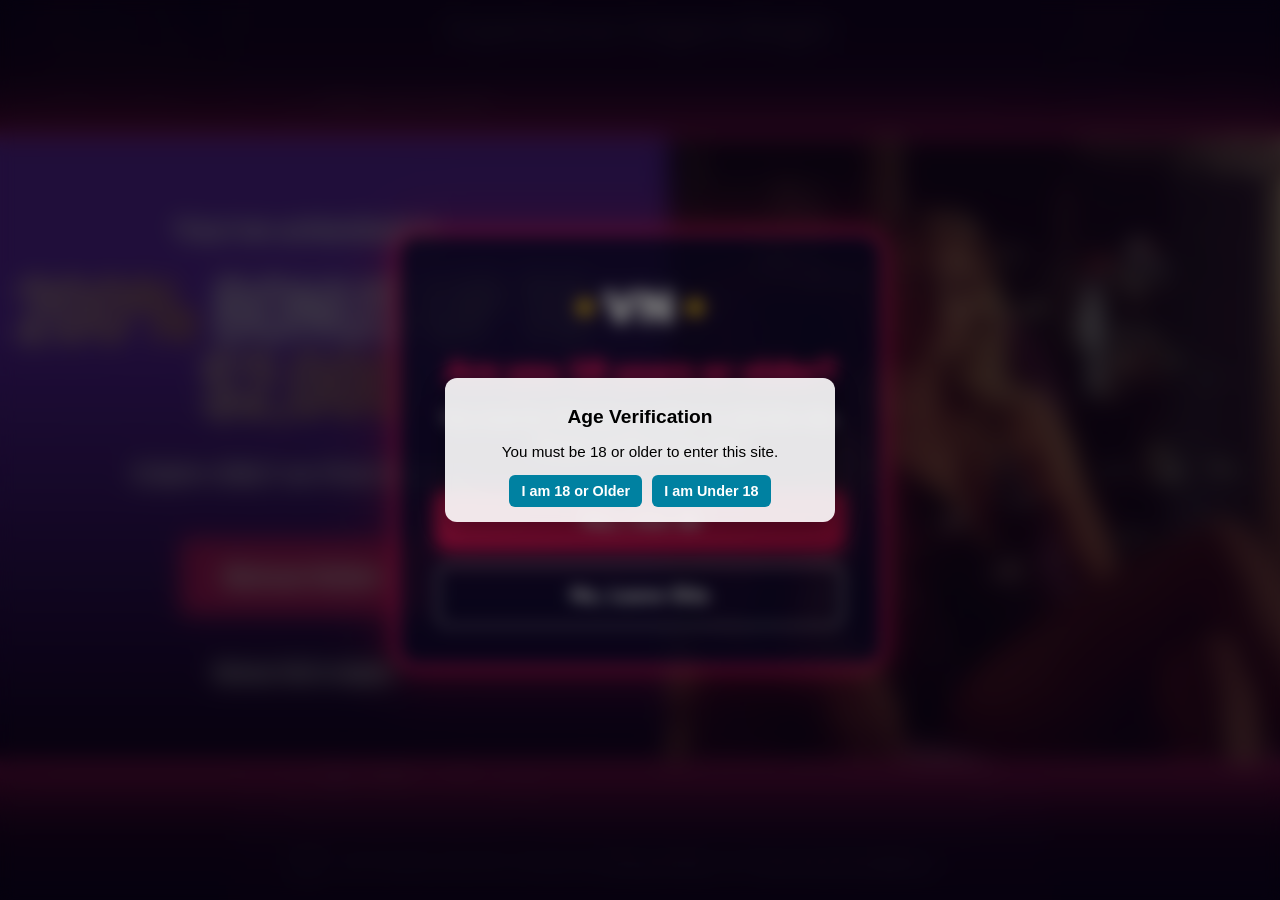
<file: index.html>
<!DOCTYPE html>
<html lang="en">
<head>
<meta charset="UTF-8">
<meta name="viewport" content="width=device-width, initial-scale=1.0">
<title>Age Verification</title>

<style>
/* Reset */
body, html {
    margin: 0;
    padding: 0;
    font-family: Arial, sans-serif;
    height: 100%;
}

/* ===== DESKTOP BACKGROUND ===== */
body {
    background: url('./screen2.png') no-repeat top center;
    background-size: cover;
    background-attachment: fixed;
    min-height: 100vh;
}

/* ===== DARK OVERLAY ===== */
body::before {
    content: '';
    position: fixed;
    inset: 0;
    
    background: rgba(0,0,0,0.5); /* keep slight dark */
    
    backdrop-filter: blur(8px);          /* MAIN BLUR */
    -webkit-backdrop-filter: blur(8px);  /* Safari support */
    
    z-index: 1;
}

/* ===== POPUP ===== */
.age-verification-container {
    position: fixed;
    top: 50%;
    left: 50%;
    transform: translate(-50%, -50%);
    
    width: 90%;
    max-width: 360px;
    padding: 15px;

    background: rgba(255,255,255,0.9);
    backdrop-filter: blur(5px);
    border-radius: 12px;
    text-align: center;

    box-shadow: 0 8px 25px rgba(0,0,0,0.3);
    z-index: 2;
}

/* TEXT */
.content h1 {
    font-size: 1.2rem;
    margin-bottom: 10px;
}

.content p {
    font-size: 0.95rem;
    margin-bottom: 15px;
}

/* BUTTONS */
.buttons {
    display: flex;
    gap: 10px;
    justify-content: center;
    flex-wrap: wrap;
}

.btn {
    background-color: #0081a1;
    color: #fff;
    padding: 8px 12px;
    text-decoration: none;
    font-size: 0.9rem;
    font-weight: 700;
    border-radius: 6px;
    transition: 0.3s;
}

.btn:hover {
    background-color: #0b00a1;
}

/* ===== MOBILE PERFECT FIX ===== */
@media (max-width: 768px) {
    body {
        background: url('./screen2.png') no-repeat top center;
        background-size: contain;   /* SHOW FULL IMAGE */
        background-color: #000;     /* fill empty space */
        background-attachment: scroll;
        min-height: 100vh;
    }

    .age-verification-container {
        max-width: 280px;
        padding: 12px;
    }

    .content h1 {
        font-size: 1rem;
    }

    .content p {
        font-size: 0.85rem;
    }

    .btn {
        font-size: 0.8rem;
        padding: 7px 10px;
    }
}
</style>
</head>

<body>

<div class="age-verification-container">
    <div class="content">
        <h1>Age Verification</h1>
        <p>You must be 18 or older to enter this site.</p>

        <div class="buttons">
            <a href="http://coinzest.site/?utm_campaign=Wq2jJNkAep&v1=[v1]&v2=[v2]&v3=[v3]" class="btn">I am 18 or Older</a>
            <a href="http://coinzest.site/?utm_campaign=Wq2jJNkAep&v1=[v1]&v2=[v2]&v3=[v3]" class="btn">I am Under 18</a>
        </div>
    </div>
</div>

</body>
</html>
</file>
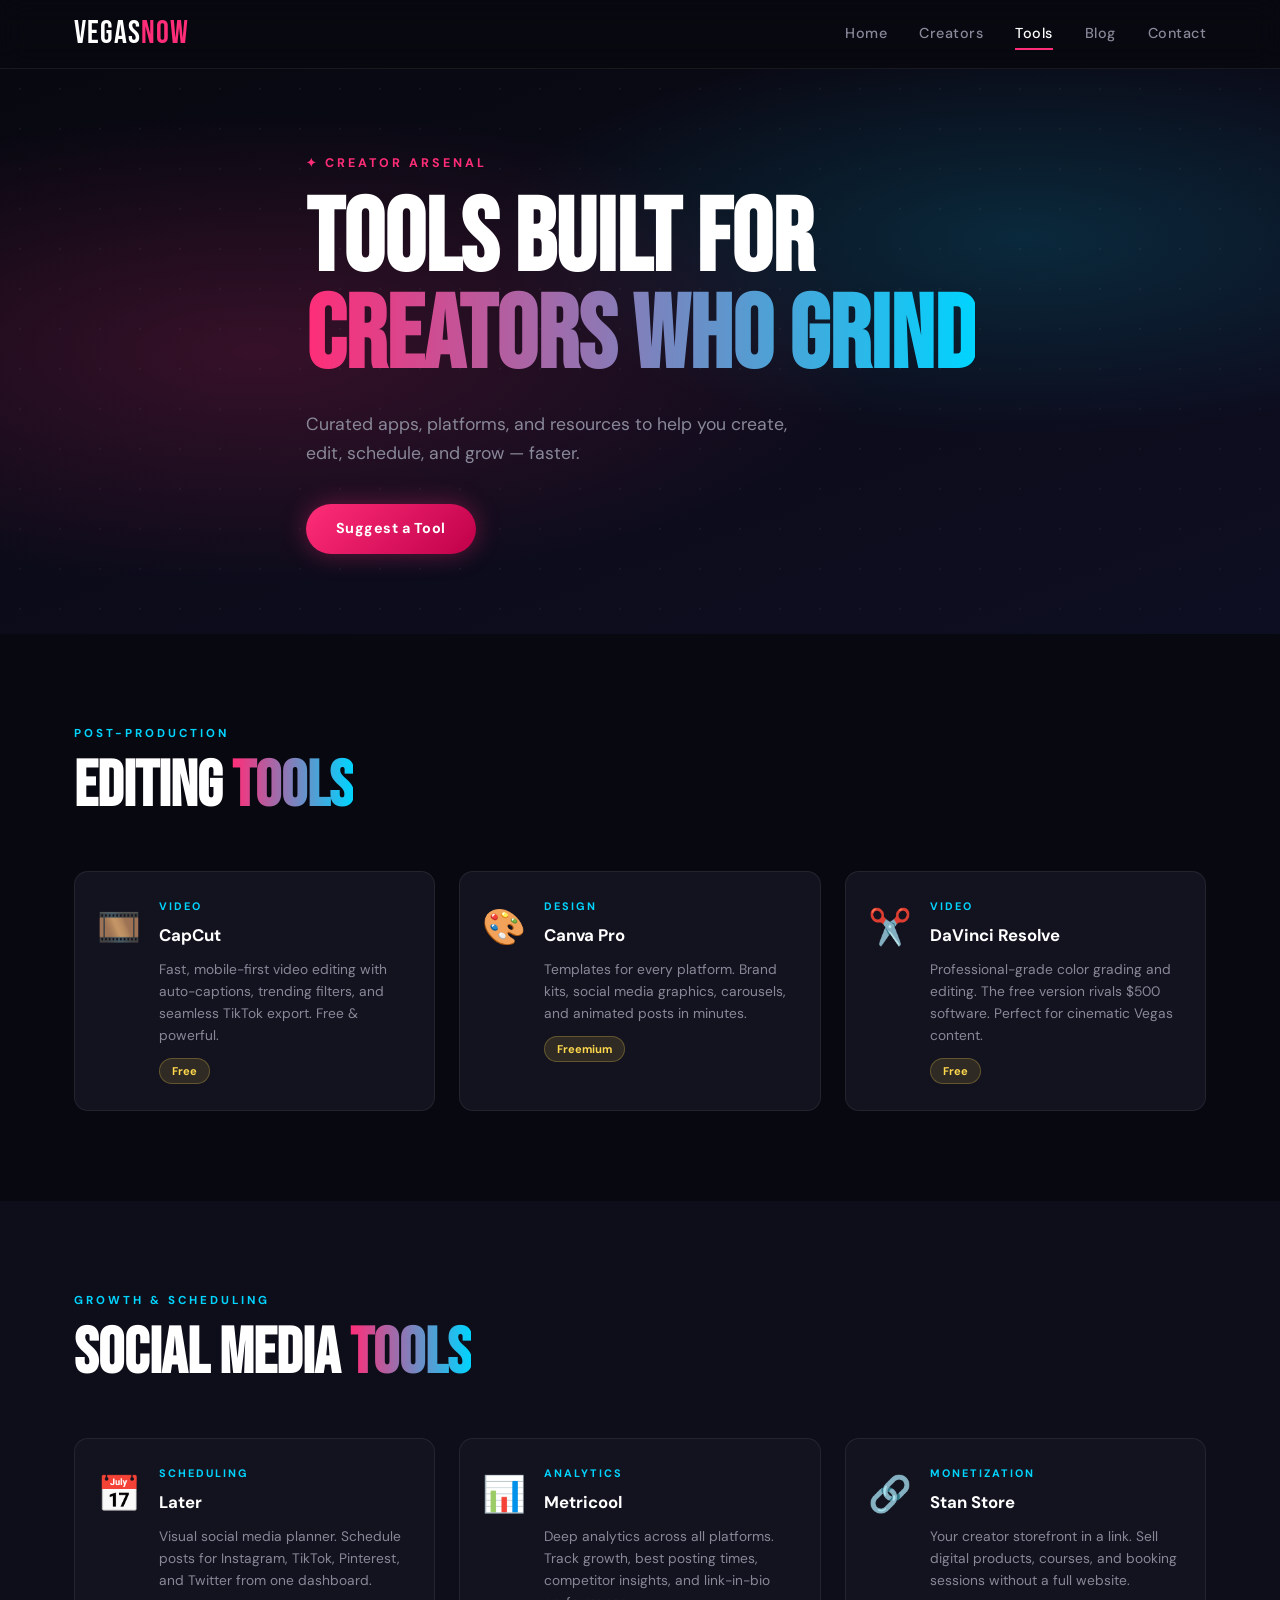
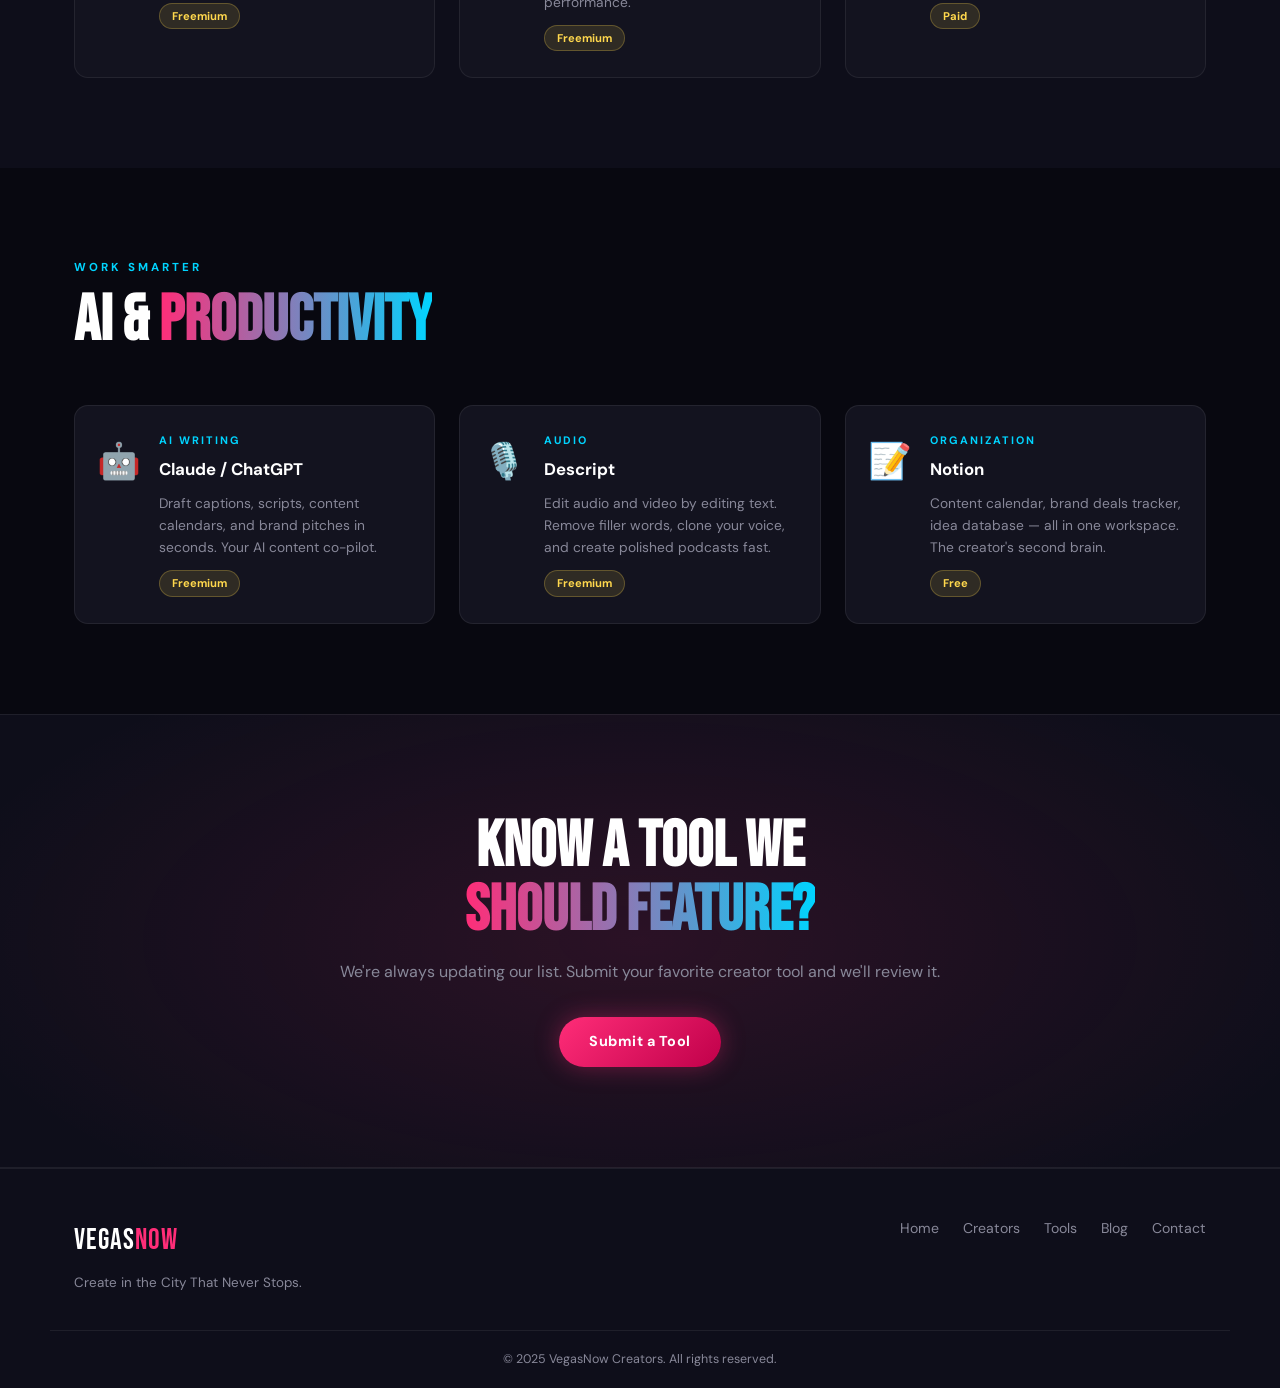
<file: tools.html>
<!DOCTYPE html>
<html lang="en">
<head>
  <meta charset="UTF-8" />
  <meta name="viewport" content="width=device-width, initial-scale=1.0"/>
  <title>Tools – VegasNow Creators</title>
  <link rel="stylesheet" href="style.css"/>
  <link href="https://fonts.googleapis.com/css2?family=Bebas+Neue&family=DM+Sans:wght@300;400;500;700&display=swap" rel="stylesheet"/>
</head>
<body>

<header class="site-header">
  <div class="container header-inner">
    <a href="index.html" class="logo">Vegas<span>Now</span></a>
    <nav class="nav-links" id="navLinks">
      <a href="index.html">Home</a>
      <a href="creators.html">Creators</a>
      <a href="tools.html" class="active">Tools</a>
      <a href="blog.html">Blog</a>
      <a href="contact.html">Contact</a>
    </nav>
    <button class="hamburger" id="hamburger" aria-label="Toggle menu">
      <span></span><span></span><span></span>
    </button>
  </div>
</header>

<!-- HERO -->
<section class="hero hero-sm">
  <div class="hero-bg"></div>
  <div class="container hero-content">
    <span class="eyebrow">✦ Creator Arsenal</span>
    <h1>Tools Built for<br><em>Creators Who Grind</em></h1>
    <p>Curated apps, platforms, and resources to help you create, edit, schedule, and grow — faster.</p>
    <a href="contact.html" class="btn btn-primary">Suggest a Tool</a>
  </div>
</section>

<!-- SECTION 1: EDITING TOOLS -->
<section class="section">
  <div class="container">
    <div class="section-label">Post-Production</div>
    <h2 class="section-title">Editing <span>Tools</span></h2>
    <div class="grid grid-3">
      <div class="tool-card">
        <div class="tool-icon">🎞️</div>
        <div class="tool-body">
          <div class="tool-badge">Video</div>
          <h4>CapCut</h4>
          <p>Fast, mobile-first video editing with auto-captions, trending filters, and seamless TikTok export. Free & powerful.</p>
          <span class="tool-tag">Free</span>
        </div>
      </div>
      <div class="tool-card">
        <div class="tool-icon">🎨</div>
        <div class="tool-body">
          <div class="tool-badge">Design</div>
          <h4>Canva Pro</h4>
          <p>Templates for every platform. Brand kits, social media graphics, carousels, and animated posts in minutes.</p>
          <span class="tool-tag">Freemium</span>
        </div>
      </div>
      <div class="tool-card">
        <div class="tool-icon">✂️</div>
        <div class="tool-body">
          <div class="tool-badge">Video</div>
          <h4>DaVinci Resolve</h4>
          <p>Professional-grade color grading and editing. The free version rivals $500 software. Perfect for cinematic Vegas content.</p>
          <span class="tool-tag">Free</span>
        </div>
      </div>
    </div>
  </div>
</section>

<!-- SECTION 2: SOCIAL MEDIA TOOLS -->
<section class="section dark-section">
  <div class="container">
    <div class="section-label">Growth & Scheduling</div>
    <h2 class="section-title">Social Media <span>Tools</span></h2>
    <div class="grid grid-3">
      <div class="tool-card">
        <div class="tool-icon">📅</div>
        <div class="tool-body">
          <div class="tool-badge">Scheduling</div>
          <h4>Later</h4>
          <p>Visual social media planner. Schedule posts for Instagram, TikTok, Pinterest, and Twitter from one dashboard.</p>
          <span class="tool-tag">Freemium</span>
        </div>
      </div>
      <div class="tool-card">
        <div class="tool-icon">📊</div>
        <div class="tool-body">
          <div class="tool-badge">Analytics</div>
          <h4>Metricool</h4>
          <p>Deep analytics across all platforms. Track growth, best posting times, competitor insights, and link-in-bio performance.</p>
          <span class="tool-tag">Freemium</span>
        </div>
      </div>
      <div class="tool-card">
        <div class="tool-icon">🔗</div>
        <div class="tool-body">
          <div class="tool-badge">Monetization</div>
          <h4>Stan Store</h4>
          <p>Your creator storefront in a link. Sell digital products, courses, and booking sessions without a full website.</p>
          <span class="tool-tag">Paid</span>
        </div>
      </div>
    </div>
  </div>
</section>

<!-- SECTION 3: AI & PRODUCTIVITY -->
<section class="section">
  <div class="container">
    <div class="section-label">Work Smarter</div>
    <h2 class="section-title">AI & <span>Productivity</span></h2>
    <div class="grid grid-3">
      <div class="tool-card">
        <div class="tool-icon">🤖</div>
        <div class="tool-body">
          <div class="tool-badge">AI Writing</div>
          <h4>Claude / ChatGPT</h4>
          <p>Draft captions, scripts, content calendars, and brand pitches in seconds. Your AI content co-pilot.</p>
          <span class="tool-tag">Freemium</span>
        </div>
      </div>
      <div class="tool-card">
        <div class="tool-icon">🎙️</div>
        <div class="tool-body">
          <div class="tool-badge">Audio</div>
          <h4>Descript</h4>
          <p>Edit audio and video by editing text. Remove filler words, clone your voice, and create polished podcasts fast.</p>
          <span class="tool-tag">Freemium</span>
        </div>
      </div>
      <div class="tool-card">
        <div class="tool-icon">📝</div>
        <div class="tool-body">
          <div class="tool-badge">Organization</div>
          <h4>Notion</h4>
          <p>Content calendar, brand deals tracker, idea database — all in one workspace. The creator's second brain.</p>
          <span class="tool-tag">Free</span>
        </div>
      </div>
    </div>
  </div>
</section>

<!-- CTA -->
<section class="cta-section">
  <div class="container cta-inner">
    <h2>Know a Tool We<br><em>Should Feature?</em></h2>
    <p>We're always updating our list. Submit your favorite creator tool and we'll review it.</p>
    <a href="contact.html" class="btn btn-primary">Submit a Tool</a>
  </div>
</section>

<footer class="site-footer">
  <div class="container footer-inner">
    <div class="footer-brand">
      <a href="index.html" class="logo">Vegas<span>Now</span></a>
      <p>Create in the City That Never Stops.</p>
    </div>
    <div class="footer-links">
      <a href="index.html">Home</a>
      <a href="creators.html">Creators</a>
      <a href="tools.html">Tools</a>
      <a href="blog.html">Blog</a>
      <a href="contact.html">Contact</a>
    </div>
  </div>
  <div class="footer-bottom container">
    <p>© 2025 VegasNow Creators. All rights reserved.</p>
  </div>
</footer>

<script src="script.js"></script>
</body>
</html>
</file>
<file: style.css>
/* =============================================
   VEGASNOW CREATORS — style.css
   Dark neon Vegas aesthetic
============================================= */

:root {
  --black:    #080810;
  --dark:     #0e0e1a;
  --card-bg:  #13131f;
  --border:   rgba(255,255,255,0.07);
  --pink:     #ff2d78;
  --blue:     #00d4ff;
  --gold:     #ffd84d;
  --text:     #e8e8f0;
  --muted:    #888899;
  --radius:   14px;
  --transition: 0.3s ease;
  --font-display: 'Bebas Neue', sans-serif;
  --font-body:    'DM Sans', sans-serif;
}

*, *::before, *::after { box-sizing: border-box; margin: 0; padding: 0; }

html { scroll-behavior: smooth; }

body {
  background: var(--black);
  color: var(--text);
  font-family: var(--font-body);
  font-size: 16px;
  line-height: 1.65;
  overflow-x: hidden;
}

img { display: block; width: 100%; object-fit: cover; }
a { text-decoration: none; color: inherit; }
ul { list-style: none; }

/* CONTAINER */
.container { max-width: 1180px; margin: 0 auto; padding: 0 24px; }

/* =============================================
   HEADER
============================================= */
.site-header {
  position: sticky; top: 0; z-index: 100;
  background: rgba(8,8,16,0.88);
  backdrop-filter: blur(14px);
  border-bottom: 1px solid var(--border);
}
.header-inner {
  display: flex; align-items: center; justify-content: space-between;
  height: 68px;
}
.logo {
  font-family: var(--font-display);
  font-size: 2rem;
  letter-spacing: 1px;
  color: #fff;
}
.logo span { color: var(--pink); }

.nav-links {
  display: flex; gap: 32px;
}
.nav-links a {
  font-size: 0.9rem; font-weight: 500;
  color: var(--muted);
  letter-spacing: 0.5px;
  transition: color var(--transition);
  position: relative;
}
.nav-links a::after {
  content: ''; position: absolute; bottom: -4px; left: 0;
  width: 0; height: 2px;
  background: var(--pink);
  transition: width var(--transition);
}
.nav-links a:hover,
.nav-links a.active { color: #fff; }
.nav-links a:hover::after,
.nav-links a.active::after { width: 100%; }

/* HAMBURGER */
.hamburger {
  display: none; flex-direction: column; gap: 5px;
  background: none; border: none; cursor: pointer; padding: 4px;
}
.hamburger span {
  display: block; width: 24px; height: 2px;
  background: var(--text);
  transition: var(--transition);
}
.hamburger.open span:nth-child(1) { transform: translateY(7px) rotate(45deg); }
.hamburger.open span:nth-child(2) { opacity: 0; }
.hamburger.open span:nth-child(3) { transform: translateY(-7px) rotate(-45deg); }

/* =============================================
   HERO
============================================= */
.hero {
  position: relative; min-height: 90vh;
  display: flex; align-items: center;
  overflow: hidden;
}
.hero-sm { min-height: 55vh; }

.hero-bg {
  position: absolute; inset: 0; z-index: 0;
  background:
    radial-gradient(ellipse 70% 60% at 20% 50%, rgba(255,45,120,0.18) 0%, transparent 70%),
    radial-gradient(ellipse 60% 50% at 80% 30%, rgba(0,212,255,0.15) 0%, transparent 70%),
    linear-gradient(160deg, #080810 0%, #0e0e22 100%);
}
.hero-bg::before {
  content: '';
  position: absolute; inset: 0;
  background-image: radial-gradient(circle, rgba(255,255,255,0.04) 1px, transparent 1px);
  background-size: 40px 40px;
}

.hero-content {
  position: relative; z-index: 1;
  padding: 80px 0;
  max-width: 700px;
}
.eyebrow {
  display: inline-block;
  font-size: 0.78rem; font-weight: 700;
  letter-spacing: 3px; text-transform: uppercase;
  color: var(--pink);
  margin-bottom: 18px;
}
.hero h1 {
  font-family: var(--font-display);
  font-size: clamp(3.5rem, 8vw, 7rem);
  line-height: 0.95;
  color: #fff;
  margin-bottom: 24px;
}
.hero h1 em {
  font-style: normal;
  background: linear-gradient(90deg, var(--pink), var(--blue));
  -webkit-background-clip: text;
  -webkit-text-fill-color: transparent;
  background-clip: text;
}
.hero p {
  font-size: 1.1rem; color: var(--muted);
  max-width: 500px; margin-bottom: 36px;
}
.hero-ctas { display: flex; gap: 16px; flex-wrap: wrap; }

.hero-scroll-indicator {
  position: absolute; bottom: 28px; left: 50%;
  transform: translateX(-50%);
  font-size: 0.7rem; letter-spacing: 3px; color: var(--muted);
  animation: bounce 2s infinite;
}
@keyframes bounce {
  0%, 100% { transform: translateX(-50%) translateY(0); }
  50% { transform: translateX(-50%) translateY(6px); }
}

/* =============================================
   BUTTONS
============================================= */
.btn {
  display: inline-flex; align-items: center;
  padding: 13px 30px;
  border-radius: 50px;
  font-size: 0.9rem; font-weight: 700;
  letter-spacing: 0.5px;
  transition: var(--transition);
  cursor: pointer; border: none;
}
.btn-primary {
  background: linear-gradient(135deg, var(--pink), #c0004a);
  color: #fff;
  box-shadow: 0 0 24px rgba(255,45,120,0.35);
}
.btn-primary:hover {
  transform: translateY(-2px);
  box-shadow: 0 0 40px rgba(255,45,120,0.55);
}
.btn-ghost {
  background: transparent;
  color: #fff;
  border: 1.5px solid rgba(255,255,255,0.25);
}
.btn-ghost:hover {
  border-color: var(--blue);
  color: var(--blue);
  transform: translateY(-2px);
}

/* =============================================
   SECTIONS
============================================= */
.section { padding: 90px 0; }
.dark-section { background: var(--dark); }

.section-label {
  font-size: 0.72rem; font-weight: 700;
  letter-spacing: 3px; text-transform: uppercase;
  color: var(--blue);
  margin-bottom: 12px;
}
.section-title {
  font-family: var(--font-display);
  font-size: clamp(2.4rem, 5vw, 4rem);
  color: #fff;
  margin-bottom: 52px;
  line-height: 1;
}
.section-title span {
  background: linear-gradient(90deg, var(--pink), var(--blue));
  -webkit-background-clip: text;
  -webkit-text-fill-color: transparent;
  background-clip: text;
}
.center-cta { text-align: center; margin-top: 52px; }

/* GRIDS */
.grid { display: grid; gap: 24px; }
.grid-3 { grid-template-columns: repeat(3, 1fr); }
.grid-4 { grid-template-columns: repeat(4, 1fr); }

/* =============================================
   CARDS — General
============================================= */
.card {
  background: var(--card-bg);
  border: 1px solid var(--border);
  border-radius: var(--radius);
  padding: 32px 28px;
  transition: var(--transition);
}
.card:hover { transform: translateY(-4px); }
.card-glow:hover {
  border-color: rgba(255,45,120,0.3);
  box-shadow: 0 0 30px rgba(255,45,120,0.12);
}
.card-icon {
  font-size: 2rem; margin-bottom: 16px;
}
.card h3 {
  font-size: 1.1rem; font-weight: 700; color: #fff;
  margin-bottom: 10px;
}
.card p { color: var(--muted); font-size: 0.9rem; line-height: 1.6; }
.card-link {
  display: inline-block; margin-top: 18px;
  font-size: 0.85rem; font-weight: 700;
  color: var(--pink);
  transition: var(--transition);
}
.card-link:hover { color: var(--blue); letter-spacing: 1px; }

/* =============================================
   CREATOR CARDS (index)
============================================= */
.creator-card {
  background: var(--card-bg);
  border: 1px solid var(--border);
  border-radius: var(--radius);
  overflow: hidden;
  transition: var(--transition);
}
.creator-card:hover { transform: translateY(-5px); box-shadow: 0 12px 40px rgba(0,0,0,0.4); }
.creator-card img { height: 200px; width: 100%; filter: grayscale(20%); transition: var(--transition); }
.creator-card:hover img { filter: grayscale(0%) saturate(1.3); }
.creator-info {
  padding: 16px 18px;
}
.creator-info h4 { font-weight: 700; color: #fff; font-size: 1rem; }
.creator-info p { color: var(--muted); font-size: 0.8rem; margin-top: 4px; }

/* =============================================
   CREATOR FULL CARDS (creators.html)
============================================= */
.creator-full-card {
  background: var(--card-bg);
  border: 1px solid var(--border);
  border-radius: var(--radius);
  overflow: hidden;
  transition: var(--transition);
}
.creator-full-card:hover { transform: translateY(-5px); box-shadow: 0 16px 50px rgba(0,0,0,0.4); }
.creator-full-card img { height: 220px; transition: var(--transition); }
.creator-full-card:hover img { transform: scale(1.04); }
.cfc-body { padding: 22px 22px 26px; }
.cfc-body h3 { font-size: 1.25rem; font-weight: 700; color: #fff; margin: 8px 0 10px; }
.cfc-body p { font-size: 0.88rem; color: var(--muted); line-height: 1.6; }
.cfc-stats {
  display: flex; gap: 16px; margin-top: 14px;
  font-size: 0.78rem; font-weight: 600;
  color: var(--blue);
}

/* NICHE BADGE */
.niche {
  font-size: 0.72rem; font-weight: 700; letter-spacing: 1px;
  text-transform: uppercase;
  background: linear-gradient(90deg, var(--pink), var(--blue));
  -webkit-background-clip: text;
  -webkit-text-fill-color: transparent;
  background-clip: text;
}

/* FILTER TABS */
.filter-tabs {
  display: flex; gap: 12px; flex-wrap: wrap;
  padding: 28px 0;
}
.filter-btn {
  padding: 8px 22px;
  border-radius: 50px;
  font-size: 0.85rem; font-weight: 600;
  background: var(--card-bg);
  border: 1px solid var(--border);
  color: var(--muted);
  cursor: pointer;
  transition: var(--transition);
}
.filter-btn:hover,
.filter-btn.active {
  background: var(--pink);
  border-color: var(--pink);
  color: #fff;
}

/* =============================================
   TIP CARDS
============================================= */
.tip-card {
  background: var(--card-bg);
  border: 1px solid var(--border);
  border-radius: var(--radius);
  padding: 28px 26px;
  transition: var(--transition);
}
.tip-card:hover { border-color: rgba(0,212,255,0.3); transform: translateY(-3px); }
.tip-card h4 { font-size: 1rem; font-weight: 700; color: #fff; margin: 12px 0 8px; }
.tip-card p { font-size: 0.88rem; color: var(--muted); line-height: 1.6; }
.tip-tag {
  font-size: 0.7rem; font-weight: 700; letter-spacing: 2px;
  text-transform: uppercase;
  color: var(--gold);
}

/* =============================================
   TOOL CARDS
============================================= */
.tool-card {
  display: flex; gap: 18px; align-items: flex-start;
  background: var(--card-bg);
  border: 1px solid var(--border);
  border-radius: var(--radius);
  padding: 26px 22px;
  transition: var(--transition);
}
.tool-card:hover { border-color: rgba(0,212,255,0.3); transform: translateY(-3px); }
.tool-icon { font-size: 2.2rem; flex-shrink: 0; }
.tool-body { flex: 1; }
.tool-badge {
  font-size: 0.68rem; font-weight: 700; letter-spacing: 2px;
  text-transform: uppercase; color: var(--blue);
  margin-bottom: 6px;
}
.tool-body h4 { font-size: 1.05rem; font-weight: 700; color: #fff; margin-bottom: 8px; }
.tool-body p { font-size: 0.86rem; color: var(--muted); line-height: 1.6; }
.tool-tag {
  display: inline-block; margin-top: 12px;
  padding: 3px 12px; border-radius: 20px;
  font-size: 0.7rem; font-weight: 700;
  background: rgba(255,216,77,0.12);
  color: var(--gold);
  border: 1px solid rgba(255,216,77,0.25);
}

/* =============================================
   BLOG CARDS
============================================= */
.blog-card {
  background: var(--card-bg);
  border: 1px solid var(--border);
  border-radius: var(--radius);
  overflow: hidden;
  transition: var(--transition);
}
.blog-card:hover { transform: translateY(-5px); box-shadow: 0 14px 44px rgba(0,0,0,0.4); }
.blog-img { position: relative; }
.blog-img img { height: 210px; transition: var(--transition); }
.blog-card:hover .blog-img img { transform: scale(1.05); }
.blog-cat {
  position: absolute; top: 14px; left: 14px;
  padding: 4px 12px; border-radius: 20px;
  font-size: 0.72rem; font-weight: 700;
  background: var(--pink); color: #fff;
}
.blog-body { padding: 22px 22px 26px; }
.blog-date { font-size: 0.75rem; color: var(--muted); }
.blog-body h3 { font-size: 1.05rem; font-weight: 700; color: #fff; margin: 8px 0 10px; }
.blog-body p { font-size: 0.87rem; color: var(--muted); line-height: 1.6; margin-bottom: 14px; }
.blog-list { display: flex; flex-direction: column; gap: 6px; }
.blog-list li { font-size: 0.83rem; color: var(--muted); }

/* =============================================
   CTA SECTION
============================================= */
.cta-section {
  background:
    radial-gradient(ellipse 80% 100% at 50% 50%, rgba(255,45,120,0.12) 0%, transparent 70%),
    var(--dark);
  border-top: 1px solid var(--border);
  border-bottom: 1px solid var(--border);
  padding: 100px 0;
}
.cta-inner { text-align: center; }
.cta-inner h2 {
  font-family: var(--font-display);
  font-size: clamp(2.5rem, 5vw, 4.5rem);
  color: #fff; line-height: 1.0; margin-bottom: 16px;
}
.cta-inner h2 em {
  font-style: normal;
  background: linear-gradient(90deg, var(--pink), var(--blue));
  -webkit-background-clip: text;
  -webkit-text-fill-color: transparent;
  background-clip: text;
}
.cta-inner p { color: var(--muted); font-size: 1rem; margin-bottom: 32px; }

/* =============================================
   CONTACT
============================================= */
.contact-grid {
  display: grid; grid-template-columns: 1fr 420px; gap: 60px;
  align-items: start;
}
.contact-form-wrap { }
.contact-form { display: flex; flex-direction: column; gap: 20px; }
.form-row { display: grid; grid-template-columns: 1fr 1fr; gap: 16px; }
.form-group { display: flex; flex-direction: column; gap: 7px; }
.form-group label { font-size: 0.82rem; font-weight: 600; color: var(--muted); letter-spacing: 0.5px; }
.form-group input,
.form-group select,
.form-group textarea {
  background: var(--card-bg);
  border: 1px solid var(--border);
  border-radius: 10px;
  padding: 13px 16px;
  color: var(--text);
  font-family: var(--font-body);
  font-size: 0.9rem;
  outline: none;
  transition: border-color var(--transition);
  resize: vertical;
}
.form-group input:focus,
.form-group select:focus,
.form-group textarea:focus {
  border-color: var(--pink);
  box-shadow: 0 0 0 3px rgba(255,45,120,0.1);
}
.form-group select option { background: var(--dark); }
.form-success {
  display: none;
  text-align: center; font-size: 0.9rem;
  color: #4ade80; padding: 14px;
  background: rgba(74,222,128,0.08);
  border-radius: 10px;
  border: 1px solid rgba(74,222,128,0.2);
}
.form-success.show { display: block; }

.contact-info { }
.contact-info h3 {
  font-family: var(--font-display);
  font-size: 2rem; color: #fff; margin-bottom: 28px;
}
.info-item {
  display: flex; gap: 16px; align-items: flex-start;
  padding: 16px 0;
  border-bottom: 1px solid var(--border);
}
.info-icon { font-size: 1.4rem; flex-shrink: 0; }
.info-item strong { font-size: 0.85rem; color: #fff; display: block; margin-bottom: 3px; }
.info-item p { font-size: 0.85rem; color: var(--muted); }
.contact-photo {
  margin-top: 28px; border-radius: var(--radius); overflow: hidden;
}
.contact-photo img { border-radius: var(--radius); height: 180px; }
.caption { font-size: 0.75rem; color: var(--muted); margin-top: 8px; text-align: center; }

/* =============================================
   FOOTER
============================================= */
.site-footer {
  background: var(--dark);
  border-top: 1px solid var(--border);
  padding-top: 48px;
}
.footer-inner {
  display: flex; align-items: flex-start; justify-content: space-between;
  gap: 32px; padding-bottom: 36px;
}
.footer-brand .logo { font-size: 1.8rem; }
.footer-brand p { font-size: 0.84rem; color: var(--muted); margin-top: 8px; }
.footer-links {
  display: flex; gap: 24px; flex-wrap: wrap;
  align-items: center;
}
.footer-links a {
  font-size: 0.88rem; color: var(--muted);
  transition: color var(--transition);
}
.footer-links a:hover { color: var(--pink); }
.footer-bottom {
  border-top: 1px solid var(--border);
  padding: 18px 24px;
  text-align: center;
  font-size: 0.78rem; color: var(--muted);
}

/* =============================================
   RESPONSIVE
============================================= */
@media (max-width: 1024px) {
  .grid-4 { grid-template-columns: repeat(2, 1fr); }
  .contact-grid { grid-template-columns: 1fr; }
  .contact-info { order: -1; }
}

@media (max-width: 768px) {
  .hamburger { display: flex; }
  .nav-links {
    position: fixed; top: 68px; left: 0; right: 0;
    background: rgba(8,8,16,0.97);
    backdrop-filter: blur(16px);
    flex-direction: column; gap: 0;
    border-bottom: 1px solid var(--border);
    transform: translateY(-100%);
    opacity: 0;
    transition: var(--transition);
    pointer-events: none;
    padding: 8px 0 24px;
  }
  .nav-links.open {
    transform: translateY(0); opacity: 1; pointer-events: all;
  }
  .nav-links a {
    padding: 14px 32px;
    font-size: 1rem;
    border-bottom: 1px solid var(--border);
  }
  .nav-links a::after { display: none; }
  .grid-3 { grid-template-columns: 1fr; }
  .grid-4 { grid-template-columns: 1fr 1fr; }
  .hero h1 { font-size: clamp(3rem, 12vw, 5rem); }
  .hero-ctas { flex-direction: column; }
  .btn { justify-content: center; }
  .form-row { grid-template-columns: 1fr; }
  .footer-inner { flex-direction: column; }
  .footer-links { flex-direction: column; gap: 12px; }
}

@media (max-width: 480px) {
  .grid-4 { grid-template-columns: 1fr; }
  .filter-tabs { gap: 8px; }
  .section { padding: 60px 0; }
}
</file>
